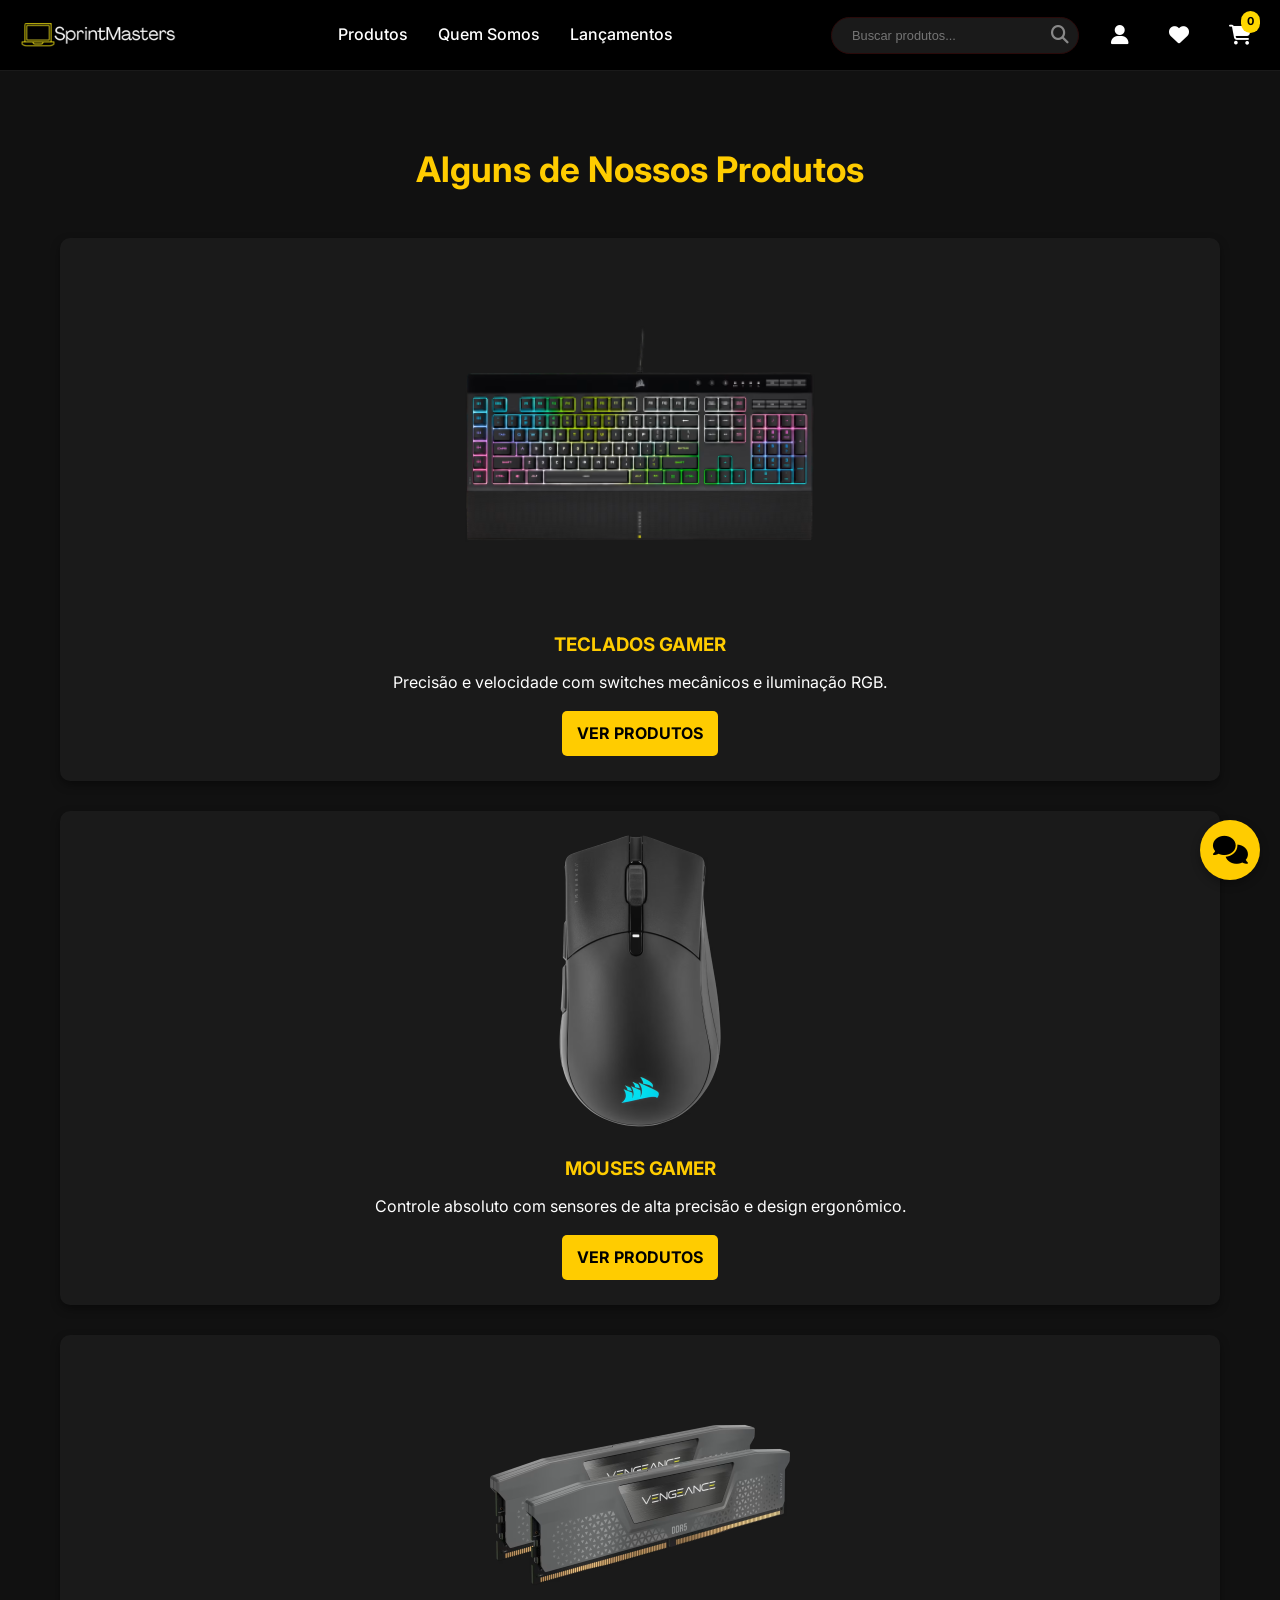
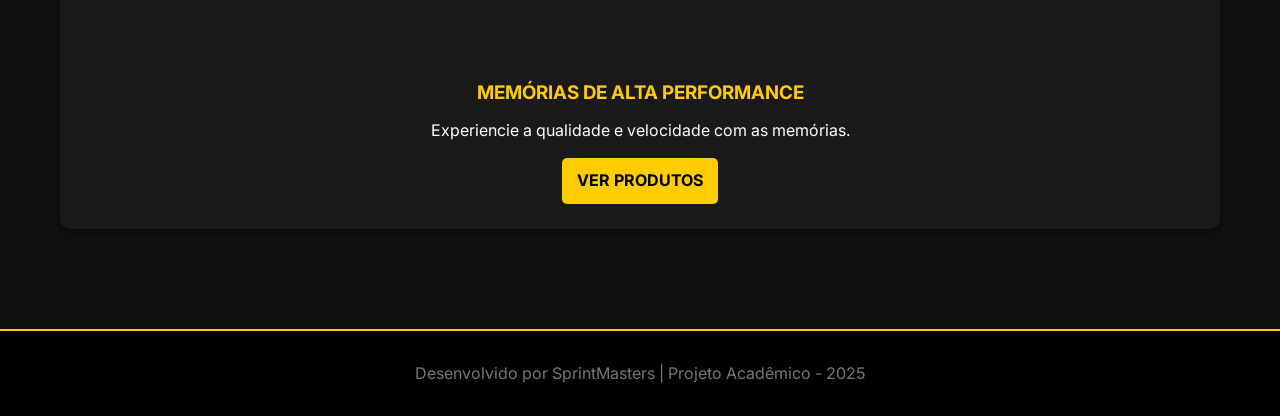
<file: Protótipo/index.html>
<!DOCTYPE html>
<html lang="pt-br">
<head>
  <meta charset="UTF-8" />
  <meta name="viewport" content="width=device-width, initial-scale=1.0"/>
  <title>SprintMasters - Página Inicial</title>
  <link rel="stylesheet" href="style.css"/>
  <link rel="stylesheet" href="https://cdnjs.cloudflare.com/ajax/libs/font-awesome/6.4.0/css/all.min.css">
  <link href="https://fonts.googleapis.com/css2?family=Inter:wght@300;400;500;600;700&display=swap" rel="stylesheet">
</head>
<body>
  <header>
    <div class="header-container">
        <a href="index.html" class="logo"><img src="imagens/SprintMastersLogo.png" alt="Logo" style="height: 40px;"></a>
        <nav>
            <ul class="nav-menu">
                <li class="nav-item"><a href="produtos.html" class="nav-link">Produtos</a>
                    <div class="dropdown mega-menu">
                        <div class="mega-menu-column"><h4>Periféricos</h4><a href="produtos.html#teclados">Teclados</a><a href="produtos.html#mouses">Mouses</a><a href="produtos.html#mousepads">Mousepads</a><a href="produtos.html#headsets">Headsets</a></div>
                        <div class="mega-menu-column"><h4>Componentes</h4><a href="produtos.html#placas-de-video">Placas de Vídeo</a><a href="produtos.html#memorias">Memória RAM</a><a href="produtos.html#ssds">SSDs</a></div>
                        <div class="mega-menu-column"><h4>Outros</h4><a href="trabalhe.html">Trabalhe Conosco</a><a href="destaque.html">Destaque</a></div>
                    </div>
                </li>
                <li class="nav-item"><a href="quemsomos.html" class="nav-link">Quem Somos</a></li>
                <li class="nav-item"><a href="destaque.html" class="nav-link">Lançamentos</a></li>
            </ul>
        </nav>
        <div class="header-actions">
            <div class="search-bar"><input type="text" id="search-bar" placeholder="Buscar produtos..."><button class="search-icon"><i class="fa-solid fa-magnifying-glass"></i></button></div>
            
            <a href="login.html" class="icon-btn"><i class="fa-solid fa-user"></i></a>
            
            <button class="icon-btn"><i class="fa-solid fa-heart"></i></button>
            <a href="carrinho.html" class="icon-btn"><i class="fa-solid fa-cart-shopping"></i><span class="cart-count">0</span></a>
        </div>
        <button class="mobile-menu-btn"><i class="fa-solid fa-bars"></i></button>
    </div>
  </header>

  <main>
    <section class="featured-products">
      <div class="container">
        <h2 class="section-title">Alguns de Nossos Produtos</h2>
        <div class="product-card">
          <img src="imagens/Teclado/teclado.png" alt="Teclado Gamer">
          <h3>TECLADOS GAMER</h3>
          <p>Precisão e velocidade com switches mecânicos e iluminação RGB.</p>
          <a href="produtos.html#teclados" class="btn-buy">VER PRODUTOS</a>
        </div>
        <div class="product-card">
          <img src="imagens/Mouse/mouse.png" alt="Mouse Gamer">
          <h3>MOUSES GAMER</h3>
          <p>Controle absoluto com sensores de alta precisão e design ergonômico.</p>
          <a href="produtos.html#mouses" class="btn-buy">VER PRODUTOS</a>
        </div>
        <div class="product-card">
          <img src="imagens/Memória RAM/memoria-vengeance.png" alt="Memórias Gamer">
          <h3>MEMÓRIAS DE ALTA PERFORMANCE</h3>
          <p>Experiencie a qualidade e velocidade com as memórias.</p>
          <a href="produtos.html#memorias" class="btn-buy">VER PRODUTOS</a>
        </div>
      </div>
    </section>
  </main>

  <div id="chat-modal" class="modal-backdrop">
    <div class="modal-content">
      <span class="modal-close">&times;</span>
      <h2>Suporte Online</h2>
      <div class="chat-box"><div class="chat-message bot">Olá! Como posso ajudar?</div></div>
      <div class="chat-input-area"><input type="text" placeholder="Digite sua mensagem..."><button class="btn-buy" style="margin:0; padding: 10px;">Enviar</button></div>
    </div>
  </div>

  <button class="chat-widget"><i class="fa-solid fa-comments"></i></button>
  <footer><div class="container footer-content"><div class="copyright">Desenvolvido por SprintMasters | Projeto Acadêmico - 2025</div></div></footer>
  <script src="main.js" defer></script>
</body>
</html>
</file>
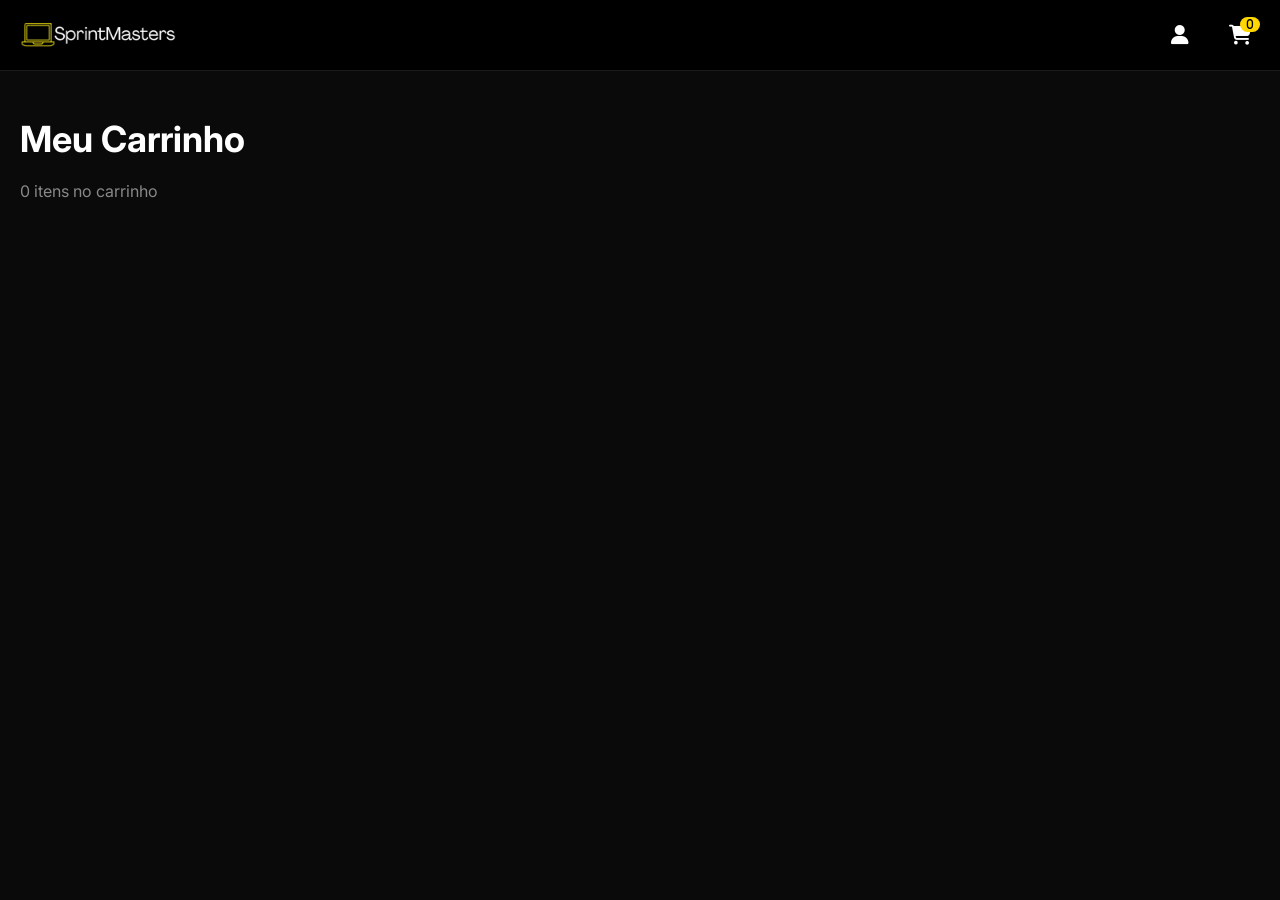
<file: Protótipo/carrinho.html>
<!DOCTYPE html>
<html lang="pt-BR">
<head>
    <meta charset="UTF-8">
    <meta name="viewport" content="width=device-width, initial-scale=1.0">
    <title>Carrinho - Corsair E-commerce</title>
    <link rel="stylesheet" href="style.css"/>
    <link rel="stylesheet" href="carrinho.css"/>
    <link rel="stylesheet" href="https://cdnjs.cloudflare.com/ajax/libs/font-awesome/6.4.0/css/all.min.css">
    <link href="https://fonts.googleapis.com/css2?family=Inter:wght@300;400;500;600;700&display=swap" rel="stylesheet">
</head>
<body>
    <header>
        <div class="header-container">
            <a href="index.html" class="logo">
                <img src="imagens/SprintMastersLogo.png" alt="Logo" style="height: 40px;">
            </a>

            <div class="header-actions">
                <a href="login.html" class="icon-btn fa-solid fa-user"></a>
                <a href="carrinho.html" class="icon-btn fa-solid fa-cart-shopping">
                    <span class="cart-count">0</span>
                </a>
            </div>
        </div>
    </header>

    <!-- Cart Container -->
    <div class="cart-container">
        <h1 class="page-title">Meu Carrinho</h1>
        <p class="page-subtitle" id="itemCount">0 itens no carrinho</p>

        <div id="cartContent"></div>
    </div>
</body>
</html>
</file>
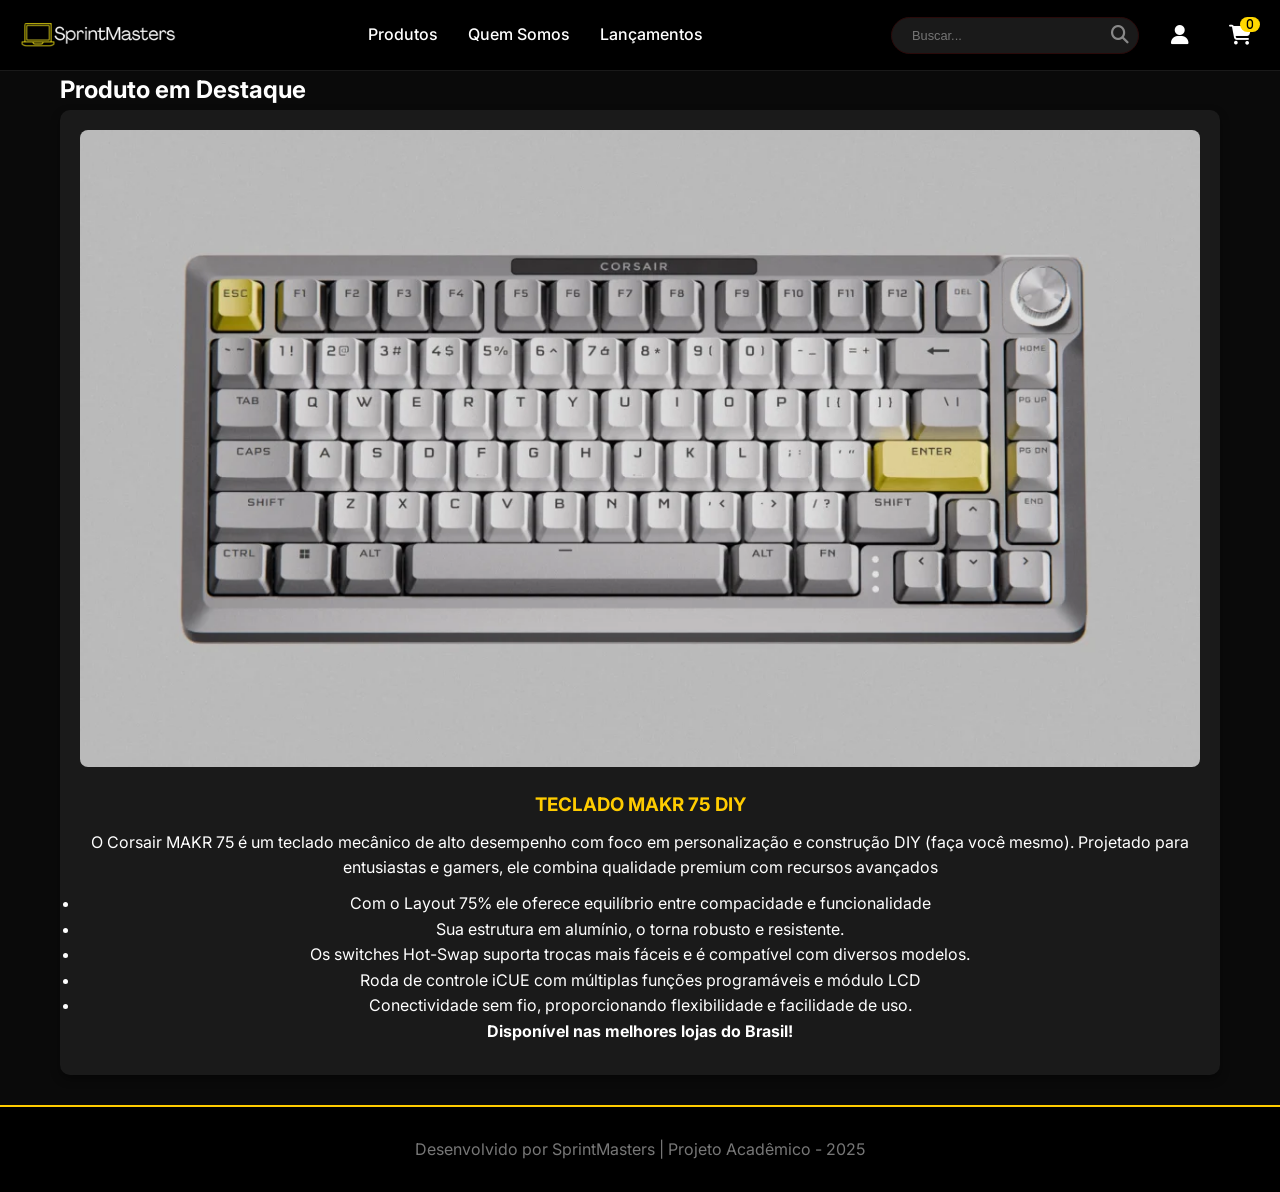
<file: Protótipo/destaque.html>
<!DOCTYPE html>
<html lang="pt-br">
<head>
  <meta charset="UTF-8" />
  <meta name="viewport" content="width=device-width, initial-scale=1.0"/>
  <title>Destaque - SprintMasters</title>
  <link rel="stylesheet" href="style.css"/>
  <link rel="stylesheet" href="https://cdnjs.cloudflare.com/ajax/libs/font-awesome/6.4.0/css/all.min.css">
  <link href="https://fonts.googleapis.com/css2?family=Inter:wght@300;400;500;600;700&display=swap" rel="stylesheet">
</head>
<body>
  <header>
    <div class="header-container">
        <a href="index.html" class="logo"><img src="imagens/SprintMastersLogo.png" alt="Logo" style="height: 40px;"></a>
        <nav>
            <ul class="nav-menu">
                <li class="nav-item"><a href="produtos.html" class="nav-link">Produtos</a>
                    <div class="dropdown mega-menu">
                        <div class="mega-menu-column"><h4>Periféricos</h4><a href="produtos.html#teclados">Teclados</a><a href="produtos.html#mouses">Mouses</a><a href="produtos.html#mousepads">Mousepads</a><a href="produtos.html#headsets">Headsets</a></div>
                        <div class="mega-menu-column"><h4>Componentes</h4><a href="produtos.html#placas-de-video">Placas de Vídeo</a><a href="produtos.html#memorias">Memória RAM</a><a href="produtos.html#ssds">SSDs</a></div>
                        <div class="mega-menu-column"><h4>Outros</h4><a href="trabalhe.html">Trabalhe Conosco</a><a href="destaque.html">Destaque</a></div>
                    </div>
                </li>
                <li class="nav-item"><a href="quemsomos.html" class="nav-link">Quem Somos</a></li>
                <li class="nav-item"><a href="destaque.html" class="nav-link">Lançamentos</a></li>
            </ul>
        </nav>
        <div class="header-actions">
            <div class="search-bar"><input type="text" id="search-bar" placeholder="Buscar..."><button class="search-icon"><i class="fa-solid fa-magnifying-glass"></i></button></div>
            <a href="login.html" class="icon-btn fa-solid fa-user"></a>
            <a href="carrinho.html" class="icon-btn fa-solid fa-cart-shopping">
                <span class="cart-count">0</span>
            </a>
        </div>
        <button class="mobile-menu-btn"><i class="fa-solid fa-bars"></i></button>
    </div>
  </header>
  <main>
    <section class="container">
      <h2>Produto em Destaque</h2>
      <div class="product-card">
        <img src="imagens/Teclado/teclado-makr.png" alt="Teclado Makr 75 DIY">
        <h3>TECLADO MAKR 75 DIY</h3>
        <p>O Corsair MAKR 75 é um teclado mecânico de alto desempenho com foco em personalização e construção DIY (faça você mesmo). Projetado para entusiastas e gamers, ele combina qualidade premium com recursos avançados</p>
        <ul>
          <li>Com o Layout 75% ele oferece equilíbrio entre compacidade e funcionalidade</li>
          <li>Sua estrutura em alumínio, o torna robusto e resistente.</li>
          <li>Os switches Hot-Swap suporta trocas mais fáceis e é compatível com diversos modelos.</li>
          <li>Roda de controle iCUE com múltiplas funções programáveis e módulo LCD</li>
          <li>Conectividade sem fio, proporcionando flexibilidade e facilidade de uso.</li>
        </ul>
        <p><strong>Disponível nas melhores lojas do Brasil!</strong></p>
      </div>
    </section>
  </main>
  <footer><div class="container footer-content"><div class="copyright">Desenvolvido por SprintMasters | Projeto Acadêmico - 2025</div></div></footer>
  <script src="main.js" defer></script>
</body>
</html>
</file>
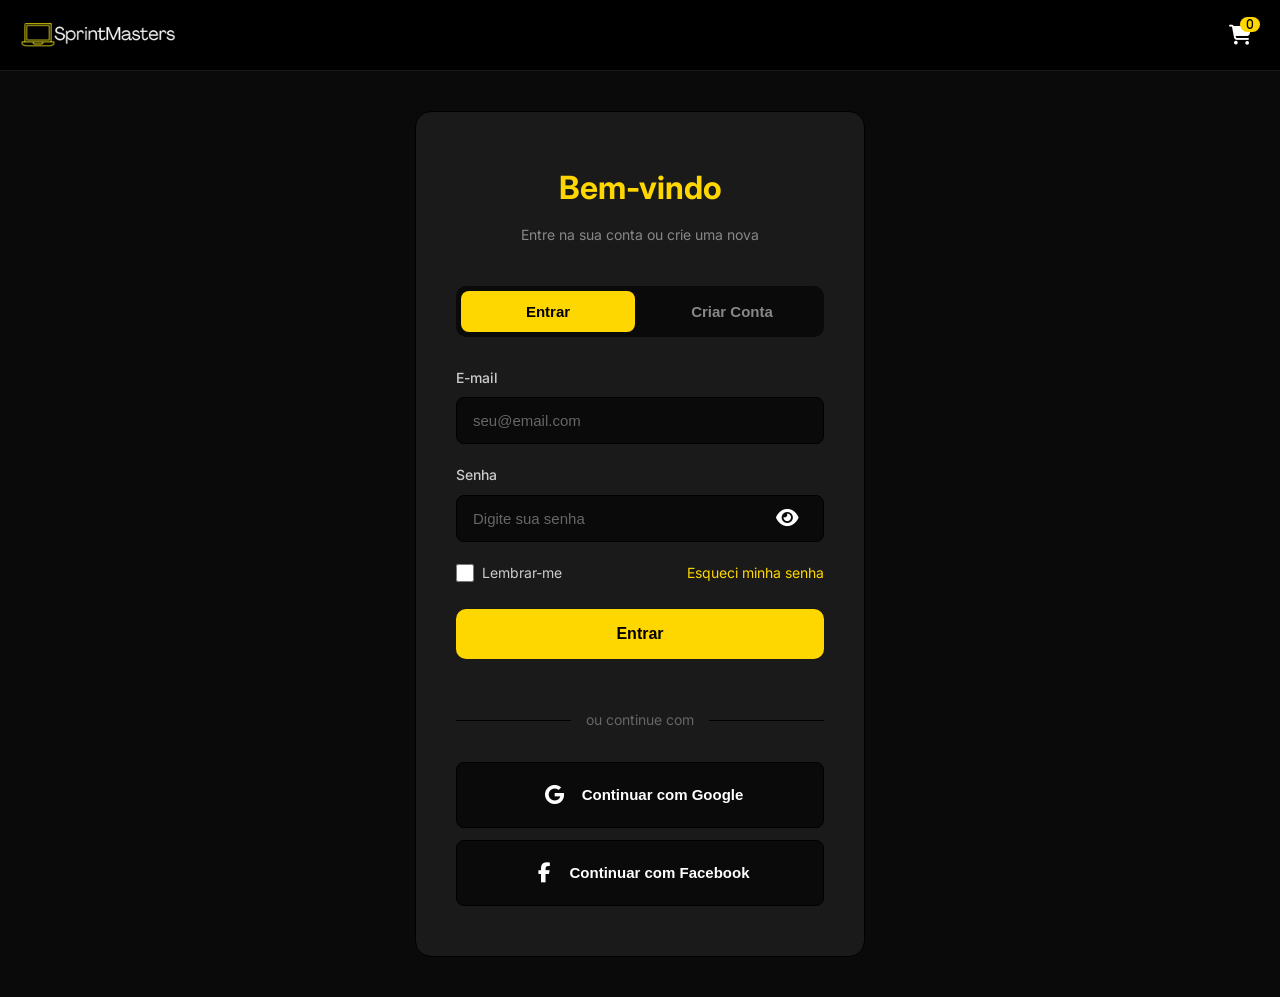
<file: Protótipo/login.html>
<!DOCTYPE html>
<html lang="pt-br">
<head>
    <meta charset="UTF-8">
    <meta name="viewport" content="width=device-width, initial-scale=1.0">
    <title>SprintMasters - Login</title>
    <link rel="stylesheet" href="style.css"/>
    <link rel="stylesheet" href="login.css">
    <link rel="stylesheet" href="https://cdnjs.cloudflare.com/ajax/libs/font-awesome/6.4.0/css/all.min.css">
    <link href="https://fonts.googleapis.com/css2?family=Inter:wght@300;400;500;600;700&display=swap" rel="stylesheet">
</head>
<body>
    <header>
        <div class="header-container">
            <a href="index.html" class="logo">
                <img src="imagens/SprintMastersLogo.png" alt="Logo">
            </a>

            <div class="header-actions">
                <a href="carrinho.html" class="icon-btn fa-solid fa-cart-shopping">
                    <span class="cart-count">0</span>
                </a>
            </div>
        </div>
    </header>

    <div class="auth-container">
        <div class="auth-box">
            <div class="auth-header">
                <h1>Bem-vindo</h1>
                <p>Entre na sua conta ou crie uma nova</p>
            </div>

            <div class="auth-tabs">
                <button class="auth-tab active" onclick="switchTab('login')">Entrar</button>
                <button class="auth-tab" onclick="switchTab('register')">Criar Conta</button>
            </div>

            <div id="successMessage" class="success-message"></div>
            <div id="errorMessage" class="error-message"></div>

            <form id="loginForm" class="auth-form active" onsubmit="handleLogin(event)">
                <div class="form-group">
                    <label for="loginEmail">E-mail</label>
                    <input type="email" id="loginEmail" placeholder="seu@email.com" required>
                </div>

                <div class="form-group">
                    <label for="loginPassword">Senha</label>
                    <div class="password-toggle">
                        <input type="password" id="loginPassword" placeholder="Digite sua senha" required>
                        <button type="button" onclick="togglePassword('loginPassword')"><i class="icon-btn fa-solid fa-eye"></i></button>
                    </div>
                </div>

                <div class="form-options">
                    <label class="remember-me">
                        <input type="checkbox" id="rememberMe">
                        <span>Lembrar-me</span>
                    </label>
                    <a href="#" class="forgot-password">Esqueci minha senha</a>
                </div>

                <button type="submit" class="btn-submit">Entrar</button>

                <div class="divider">ou continue com</div>

                <div class="social-login">
                    <button type="button" class="btn-social" onclick="socialLogin('google')">
                        <i class="icon-btn fa-brands fa-google"></i>
                        <span>Continuar com Google</span>
                    </button>
                    <button type="button" class="btn-social" onclick="socialLogin('facebook')">
                        <i class="icon-btn fa-brands fa-facebook-f"></i>
                        <span>Continuar com Facebook</span>
                    </button>
                </div>
            </form>

            <form id="registerForm" class="auth-form" onsubmit="handleRegister(event)">
                <div class="form-group">
                    <label for="registerName">Nome Completo</label>
                    <input type="text" id="registerName" placeholder="Seu nome completo" required>
                </div>

                <div class="form-group">
                    <label for="registerEmail">E-mail</label>
                    <input type="email" id="registerEmail" placeholder="seu@email.com" required>
                </div>

                <div class="form-group">
                    <label for="registerPassword">Senha</label>
                    <div class="password-toggle">
                        <input type="password" id="registerPassword" placeholder="Mínimo 8 caracteres" required minlength="8">
                        <button type="button" onclick="togglePassword('registerPassword')"><i class="icon-btn fa-solid fa-eye"></i></button>
                    </div>
                </div>

                <div class="form-group">
                    <label for="registerConfirmPassword">Confirmar Senha</label>
                    <div class="password-toggle">
                        <input type="password" id="registerConfirmPassword" placeholder="Digite a senha novamente" required>
                        <button type="button" onclick="togglePassword('registerConfirmPassword')"><i class="icon-btn fa-solid fa-eye"></i></button>
                    </div>
                </div>

                <button type="submit" class="btn-submit">Criar Conta</button>

                <div class="divider">ou cadastre-se com</div>

                <div class="social-login">
                    <button type="button" class="btn-social" onclick="socialLogin('google')">
                        <i class="icon-btn fa-brands fa-google"></i>
                        <span>Cadastrar com Google</span>
                    </button>
                    <button type="button" class="btn-social" onclick="socialLogin('facebook')">
                        <i class="icon-btn fa-brands fa-facebook-f"></i>
                        <span>Cadastrar com Facebook</span>
                    </button>
                </div>

                <div class="terms">
                    Ao criar uma conta, você concorda com nossos 
                    <a href="#">Termos de Uso</a> e 
                    <a href="#">Política de Privacidade</a>
                </div>
            </form>
        </div>
    </div>

    <script src="login.js"></script>
</body>
</html>
</file>
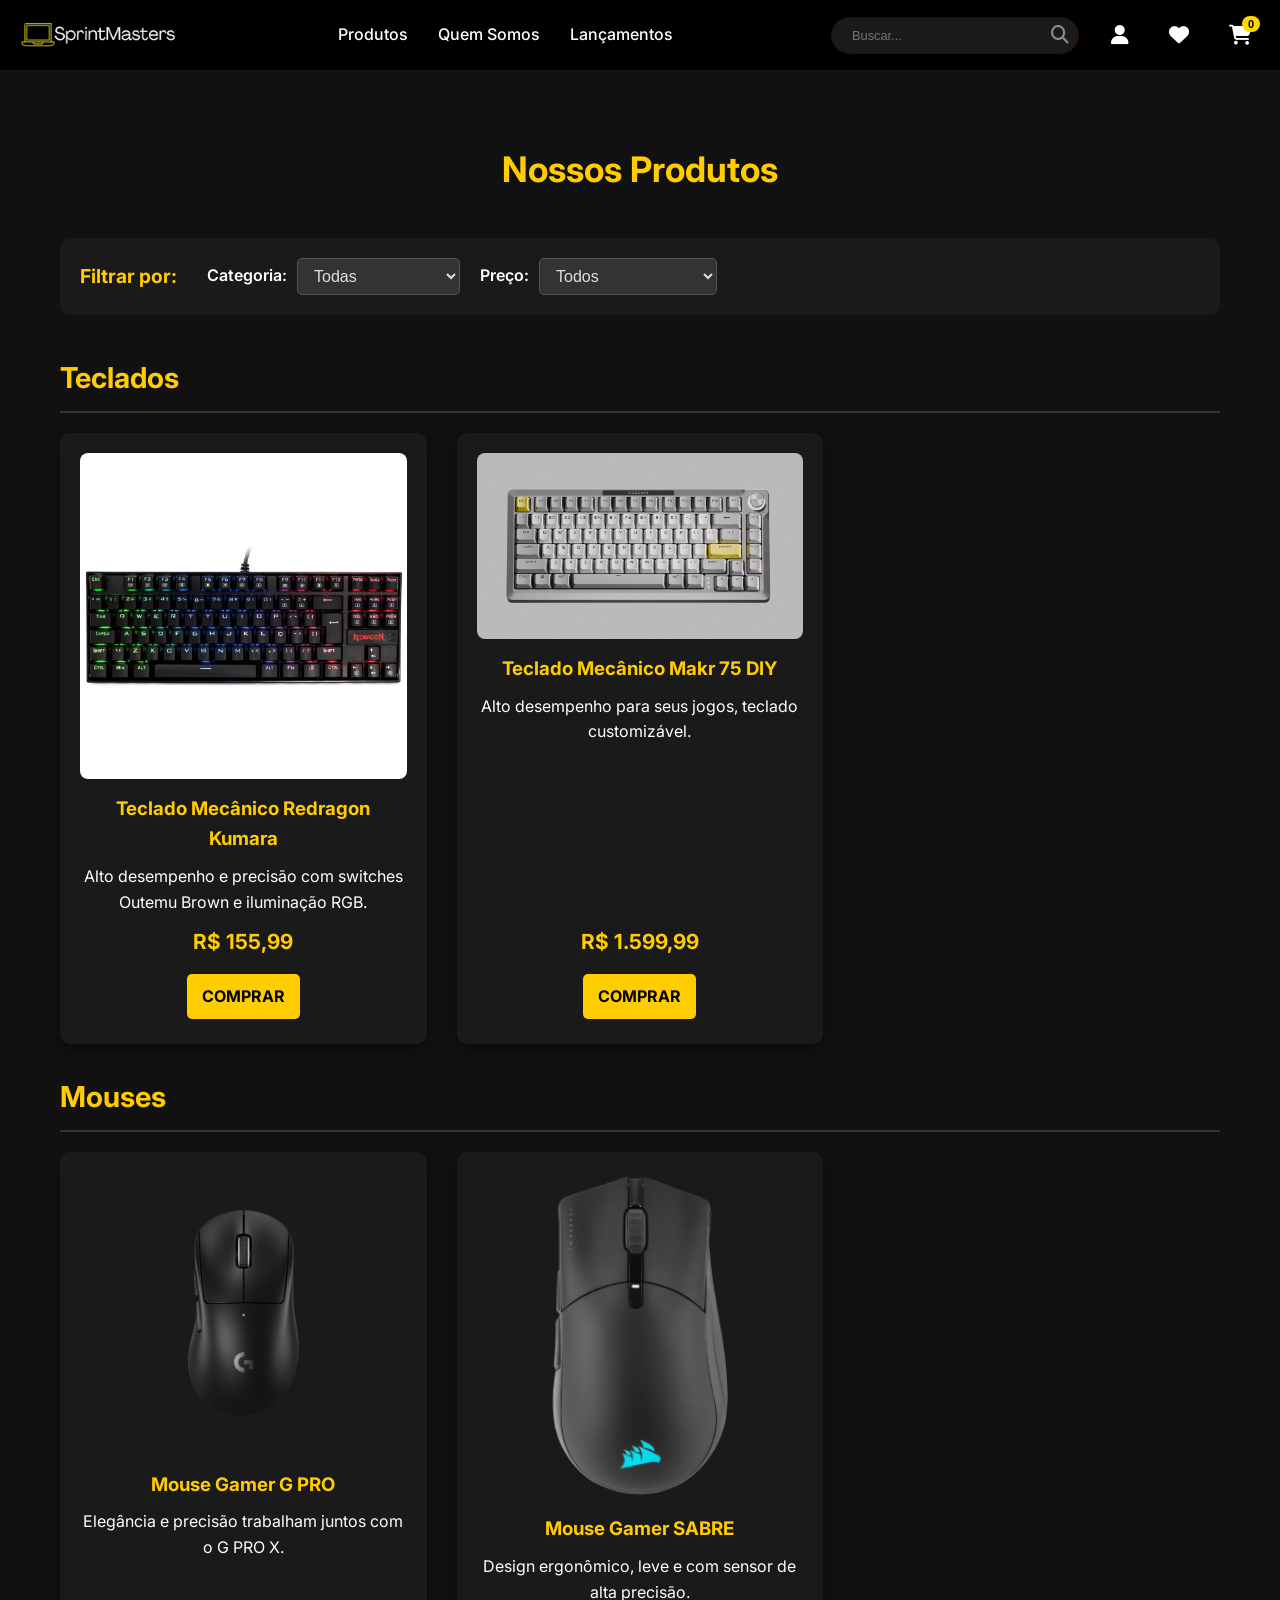
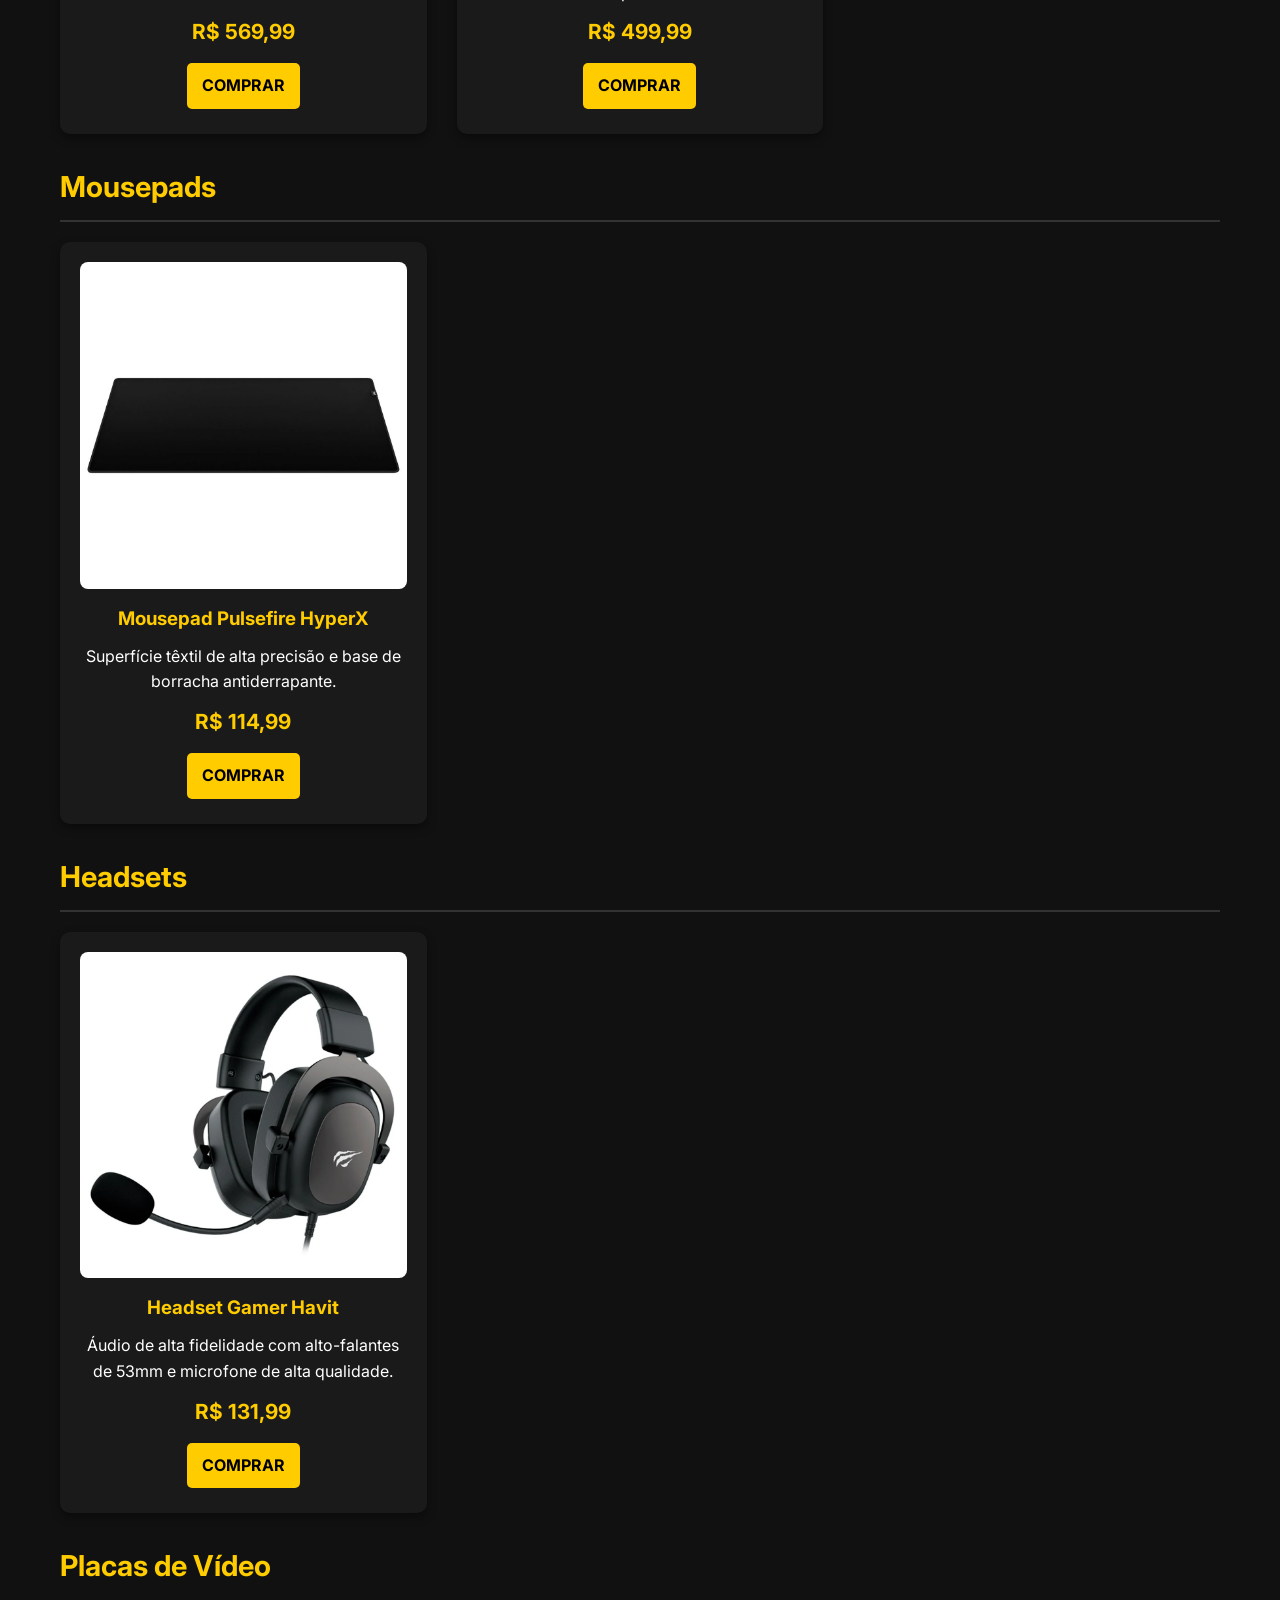
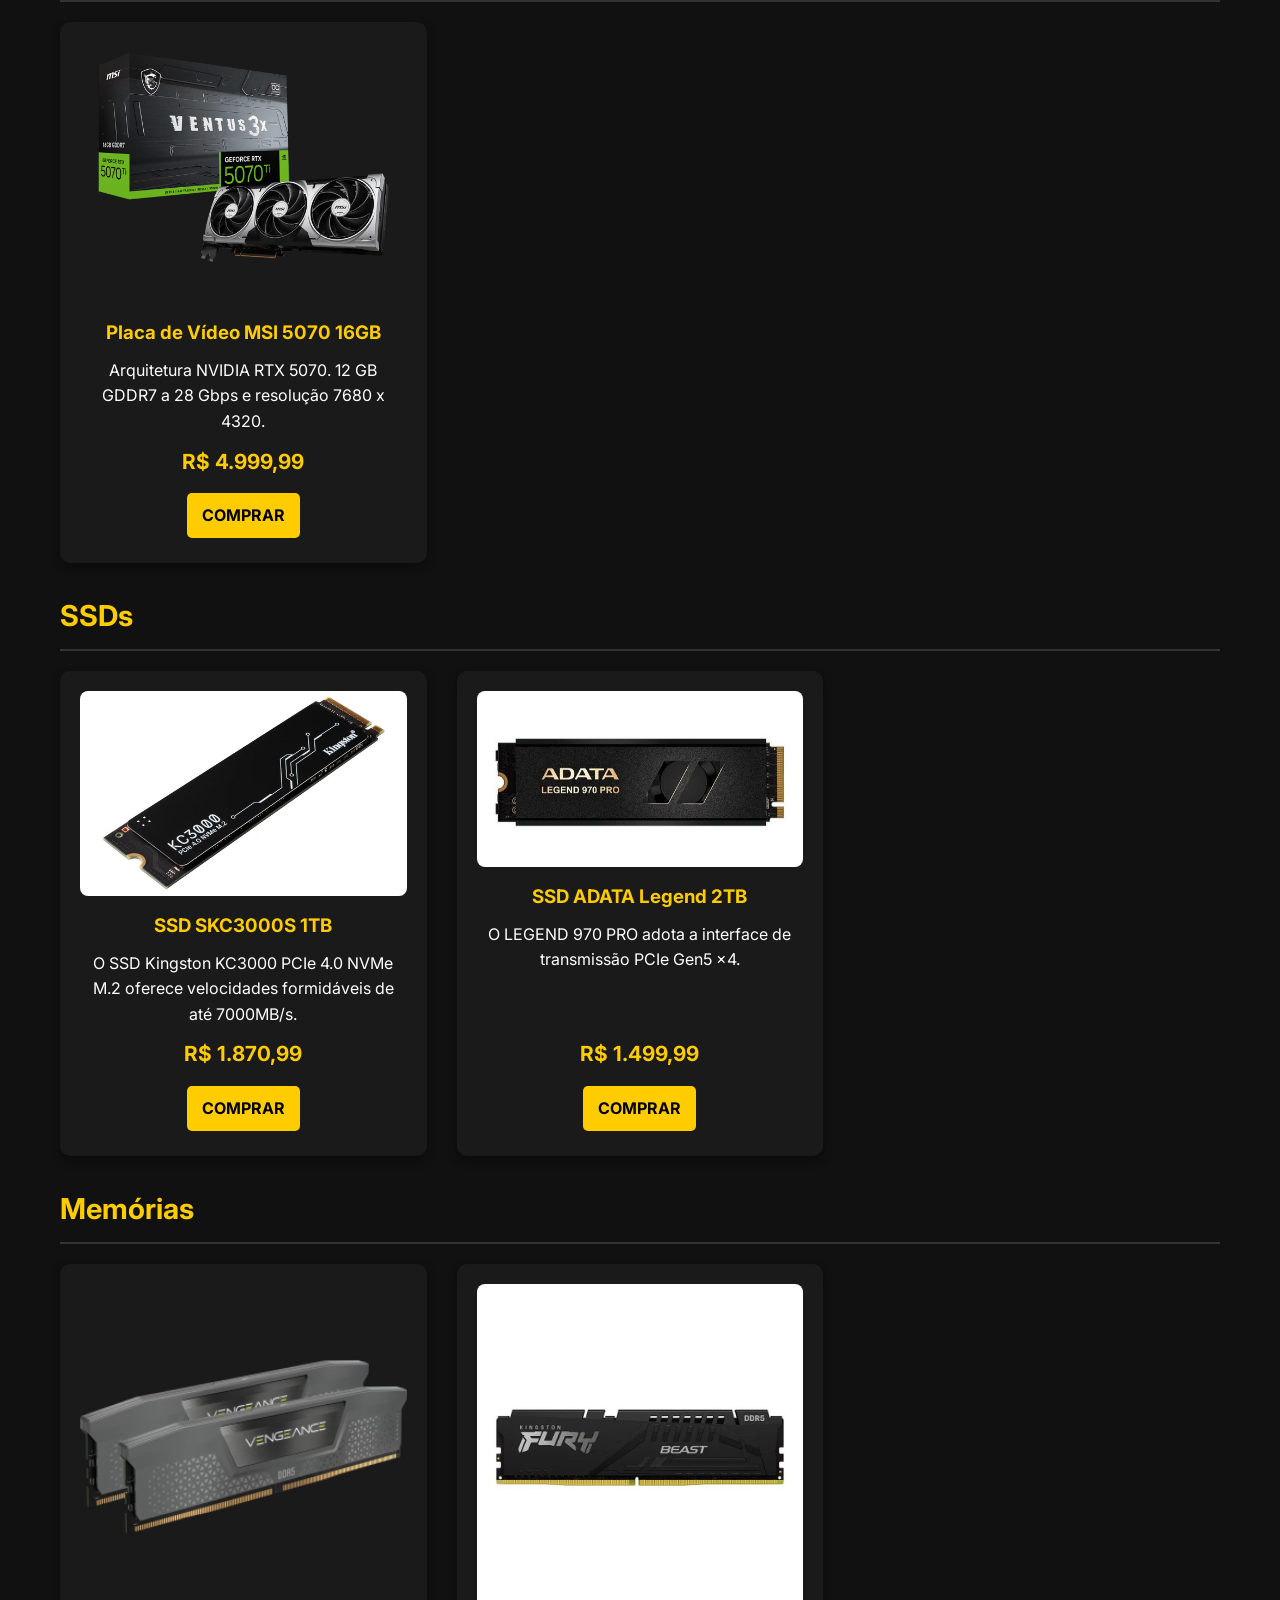
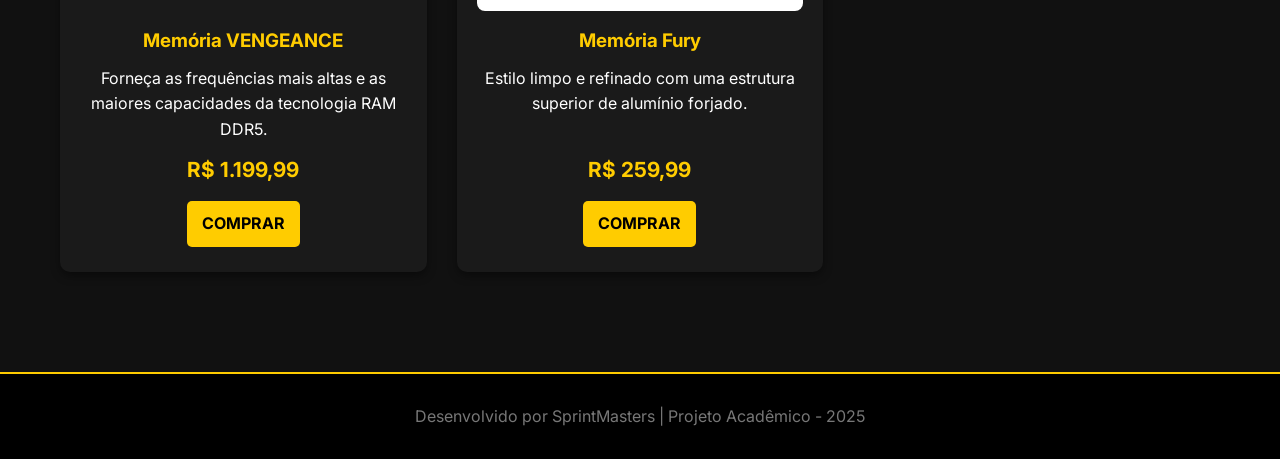
<file: Protótipo/produtos.html>
<!DOCTYPE html>
<html lang="pt-br">
<head>
  <meta charset="UTF-8" />
  <meta name="viewport" content="width=device-width, initial-scale=1.0"/>
  <title>SprintMasters - Produtos</title>
  <link rel="stylesheet" href="style.css"/>
  <link rel="stylesheet" href="https://cdnjs.cloudflare.com/ajax/libs/font-awesome/6.4.0/css/all.min.css">
  <link href="https://fonts.googleapis.com/css2?family=Inter:wght@300;400;500;600;700&display=swap" rel="stylesheet">
</head>
<body>

  <header>
    <div class="header-container">
        <a href="index.html" class="logo"><img src="imagens/SprintMastersLogo.png" alt="Logo" style="height: 40px;"></a>
        <nav>
            <ul class="nav-menu">
                <li class="nav-item"><a href="produtos.html" class="nav-link">Produtos</a>
                    <div class="dropdown mega-menu">
                        <div class="mega-menu-column"><h4>Periféricos</h4><a href="produtos.html#teclados">Teclados</a><a href="produtos.html#mouses">Mouses</a><a href="produtos.html#mousepads">Mousepads</a><a href="produtos.html#headsets">Headsets</a></div>
                        <div class="mega-menu-column"><h4>Componentes</h4><a href="produtos.html#placas-de-video">Placas de Vídeo</a><a href="produtos.html#memorias">Memória RAM</a><a href="produtos.html#ssds">SSDs</a></div>
                        <div class="mega-menu-column"><h4>Outros</h4><a href="trabalhe.html">Trabalhe Conosco</a><a href="destaque.html">Destaque</a></div>
                    </div>
                </li>
                <li class="nav-item"><a href="quemsomos.html" class="nav-link">Quem Somos</a> </li>
                <li class="nav-item"><a href="destaque.html" class="nav-link">Lançamentos</a></li>
            </ul>
        </nav>
        <div class="header-actions">
            <div class="search-bar"><input type="text" id="search-bar" placeholder="Buscar..."><button class="search-icon"><i class="fa-solid fa-magnifying-glass"></i></button></div>
            <button class="icon-btn"><i class="fa-solid fa-user"></i></button>
            <button class="icon-btn"><i class="fa-solid fa-heart"></i></button>
            <button class="icon-btn"><i class="fa-solid fa-cart-shopping"></i><span class="cart-count">0</span></button>
        </div>
        <button class="mobile-menu-btn"><i class="fa-solid fa-bars"></i></button>
    </div>
  </header>

  <main>
    <section class="featured-products">
      <div class="container">
        <h2 class="section-title">Nossos Produtos</h2>

        <div class="filter-section">
          <h3>Filtrar por:</h3>
          <div class="filter-group">
            <label for="filter-category">Categoria:</label>
            <select id="filter-category"><option value="all">Todas</option><option value="teclados">Teclados</option><option value="mouses">Mouses</option><option value="mousepads">Mousepads</option><option value="headsets">Headsets</option><option value="placas-de-video">Placas de Vídeo</option><option value="memorias">Memórias</option><option value="ssds">SSDs</option></select>
          </div>
          <div class="filter-group">
            <label for="filter-price">Preço:</label>
            <select id="filter-price"><option value="all">Todos</option><option value="low">Até R$ 500</option><option value="mid">R$ 500 - 1000</option><option value="high">Acima de R$ 1000</option></select>
          </div>
        </div>

        <h3 class="category-title" id="teclados">Teclados</h3>
        <div class="product-grid">
          <div class="product-card" data-category="teclados" data-price="155.99">
            <img src="imagens/Teclado/teclado-kumara.webp" alt="Teclado Redragon">
            <h3>Teclado Mecânico Redragon Kumara</h3>
            <p>Alto desempenho e precisão com switches Outemu Brown e iluminação RGB.</p>
            <p class="product-price">R$ 155,99</p>
            <div class="product-buy-buttons"><a href="#" class="btn-buy">COMPRAR</a></div>
          </div>
          <div class="product-card" data-category="teclados" data-price="1599.99">
            <img src="imagens/Teclado/teclado-makr.png" alt="Teclado Corsair">
            <h3>Teclado Mecânico Makr 75 DIY</h3>
            <p>Alto desempenho para seus jogos, teclado customizável.</p>
            <p class="product-price">R$ 1.599,99</p>
            <div class="product-buy-buttons"><a href="#" class="btn-buy">COMPRAR</a></div>
          </div>
        </div>

        <h3 class="category-title" id="mouses">Mouses</h3>
        <div class="product-grid">
          <div class="product-card" data-category="mouses" data-price="569.99">
            <img src="imagens/Mouse/mouse-gamer-sem-fio-logitech-g-pro.png" alt="Mouse Logitech">
            <h3>Mouse Gamer G PRO</h3>
            <p>Elegância e precisão trabalham juntos com o G PRO X.</p>
            <p class="product-price">R$ 569,99</p>
            <div class="product-buy-buttons"><a href="#" class="btn-buy">COMPRAR</a></div>
          </div>
          <div class="product-card" data-category="mouses" data-price="499.99">
            <img src="imagens/Mouse/mouse.png" alt="Mouse Corsair">
            <h3>Mouse Gamer SABRE</h3>
            <p>Design ergonômico, leve e com sensor de alta precisão.</p>
            <p class="product-price">R$ 499,99</p>
            <div class="product-buy-buttons"><a href="#" class="btn-buy">COMPRAR</a></div>
          </div>
        </div>

        <h3 class="category-title" id="mousepads">Mousepads</h3>
        <div class="product-grid">
          <div class="product-card" data-category="mousepads" data-price="114.99">
            <img src="imagens/MousePad/mousepad-hyperx-pulsefire.webp" alt="Mousepad HyperX">
            <h3>Mousepad Pulsefire HyperX</h3>
            <p>Superfície têxtil de alta precisão e base de borracha antiderrapante.</p>
            <p class="product-price">R$ 114,99</p>
            <div class="product-buy-buttons"><a href="#" class="btn-buy">COMPRAR</a></div>
          </div>
        </div>

        <h3 class="category-title" id="headsets">Headsets</h3>
        <div class="product-grid">
          <div class="product-card" data-category="headsets" data-price="131.99">
            <img src="imagens/HeadSet/headset-gamer-havit.webp" alt="Headset Havit">
            <h3>Headset Gamer Havit</h3>
            <p>Áudio de alta fidelidade com alto-falantes de 53mm e microfone de alta qualidade.</p>
            <p class="product-price">R$ 131,99</p>
            <div class="product-buy-buttons"><a href="#" class="btn-buy">COMPRAR</a></div>
          </div>
        </div>

        <h3 class="category-title" id="placas-de-video">Placas de Vídeo</h3>
        <div class="product-grid">
          <div class="product-card" data-category="placas-de-video" data-price="4999.99">
            <img src="imagens/Placa de Vídeo/5070.png" alt="Placa MSI">
            <h3>Placa de Vídeo MSI 5070 16GB</h3>
            <p>Arquitetura NVIDIA RTX 5070. 12 GB GDDR7 a 28 Gbps e resolução 7680 x 4320.</p>
            <p class="product-price">R$ 4.999,99</p>
            <div class="product-buy-buttons"><a href="#" class="btn-buy">COMPRAR</a></div>
          </div>
        </div>

        <h3 class="category-title" id="ssds">SSDs</h3>
        <div class="product-grid">
          <div class="product-card" data-category="ssds" data-price="1870.99">
            <img src="imagens/SSD/KC30001T1.webp" alt="SSD Kingston">
            <h3>SSD SKC3000S 1TB</h3>
            <p>O SSD Kingston KC3000 PCIe 4.0 NVMe M.2 oferece velocidades formidáveis de até 7000MB/s.</p>
            <p class="product-price">R$ 1.870,99</p>
            <div class="product-buy-buttons"><a href="#" class="btn-buy">COMPRAR</a></div>
          </div>
          <div class="product-card" data-category="ssds" data-price="1499.99">
            <img src="imagens/SSD/adata.jpg" alt="SSD ADATA">
            <h3>SSD ADATA Legend 2TB</h3>
            <p>O LEGEND 970 PRO adota a interface de transmissão PCIe Gen5 x4.</p>
            <p class="product-price">R$ 1.499,99</p>
            <div class="product-buy-buttons"><a href="#" class="btn-buy">COMPRAR</a></div>
          </div>
        </div>

        <h3 class="category-title" id="memorias">Memórias</h3>
        <div class="product-grid">
          <div class="product-card" data-category="memorias" data-price="1199.99">
            <img src="imagens/Memória RAM/memoria-vengeance.png" alt="Memória Corsair">
            <h3>Memória VENGEANCE</h3>
            <p>Forneça as frequências mais altas e as maiores capacidades da tecnologia RAM DDR5.</p>
            <p class="product-price">R$ 1.199,99</p>
            <div class="product-buy-buttons"><a href="#" class="btn-buy">COMPRAR</a></div>
          </div>
          <div class="product-card" data-category="memorias" data-price="259.99">
            <img src="imagens/Memória RAM/memoria-fury.png" alt="Memória Fury">
            <h3>Memória Fury</h3>
            <p>Estilo limpo e refinado com uma estrutura superior de alumínio forjado.</p>
            <p class="product-price">R$ 259,99</p>
            <div class="product-buy-buttons"><a href="#" class="btn-buy">COMPRAR</a></div>
          </div>
        </div>
      </div>
    </section>
  </main>

  <footer><div class="container footer-content"><div class="copyright">Desenvolvido por SprintMasters | Projeto Acadêmico - 2025</div></div></footer>
  
  <script src="produtos.js" defer></script>
  <script src="main.js" defer></script>
</body>
</html>
</file>
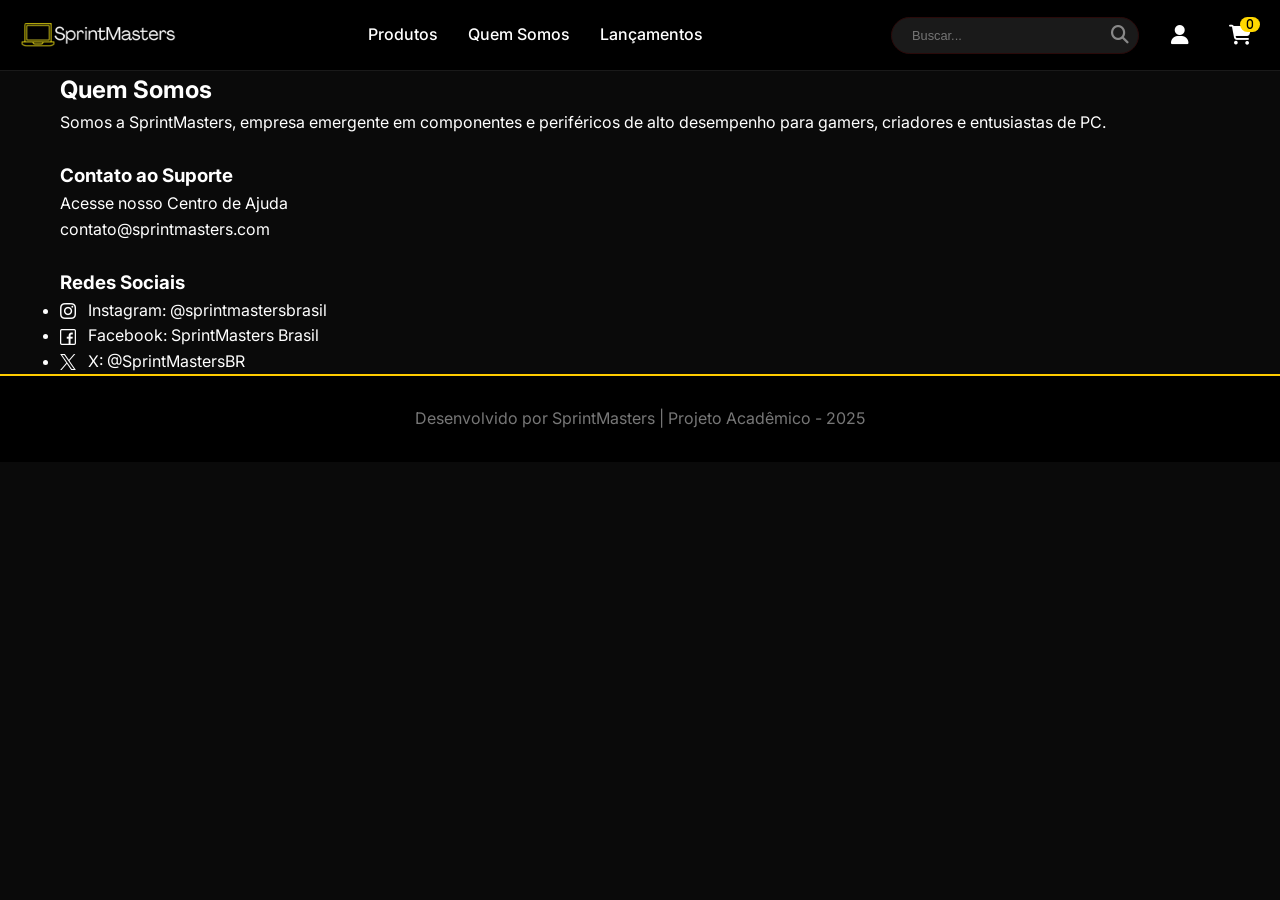
<file: Protótipo/quemsomos.html>
<!DOCTYPE html>
<html lang="pt-br">
<head>
  <meta charset="UTF-8" />
  <meta name="viewport" content="width=device-width, initial-scale=1.0"/>
  <title>Quem Somos - SprintMasters</title>
  <link rel="stylesheet" href="style.css"/>
  <link rel="stylesheet" href="https://cdnjs.cloudflare.com/ajax/libs/font-awesome/6.4.0/css/all.min.css">
  <link href="https://fonts.googleapis.com/css2?family=Inter:wght@300;400;500;600;700&display=swap" rel="stylesheet">
</head>
<body> 
  <header>
    <div class="header-container">
        <a href="index.html" class="logo"><img src="imagens/SprintMastersLogo.png" alt="Logo" style="height: 40px;"></a>
        <nav>
            <ul class="nav-menu">
                <li class="nav-item"><a href="produtos.html" class="nav-link">Produtos</a>
                    <div class="dropdown mega-menu">
                        <div class="mega-menu-column"><h4>Periféricos</h4><a href="produtos.html#teclados">Teclados</a><a href="produtos.html#mouses">Mouses</a><a href="produtos.html#mousepads">Mousepads</a><a href="produtos.html#headsets">Headsets</a></div>
                        <div class="mega-menu-column"><h4>Componentes</h4><a href="produtos.html#placas-de-video">Placas de Vídeo</a><a href="produtos.html#memorias">Memória RAM</a><a href="produtos.html#ssds">SSDs</a></div>
                        <div class="mega-menu-column"><h4>Outros</h4><a href="trabalhe.html">Trabalhe Conosco</a><a href="destaque.html">Destaque</a></div>
                    </div>
                </li>
                <li class="nav-item"><a href="quemsomos.html" class="nav-link">Quem Somos</a></li>
                <li class="nav-item"><a href="destaque.html" class="nav-link">Lançamentos</a></li>
            </ul>
        </nav>
        <div class="header-actions">
            <div class="search-bar"><input type="text" id="search-bar" placeholder="Buscar..."><button class="search-icon"><i class="fa-solid fa-magnifying-glass"></i></button></div>
            <a href="login.html" class="icon-btn fa-solid fa-user"></a>
            <a href="carrinho.html" class="icon-btn fa-solid fa-cart-shopping">
                <span class="cart-count">0</span>
            </a>
        </div>
        <button class="mobile-menu-btn"><i class="fa-solid fa-bars"></i></button>
    </div>
  </header>
  <main>
    <section class="container">
      <h2>Quem Somos</h2>
      <p>Somos a SprintMasters, empresa emergente em componentes e periféricos de alto desempenho para gamers, criadores e entusiastas de PC.</p>
      <p>ﾠ</p>
      <h3>Contato ao Suporte</h3>
      <p>Acesse nosso Centro de Ajuda</p>
      <p>contato@sprintmasters.com</p>
      <p>ﾠ</p>
      <h3>Redes Sociais</h3>
      <ul>
        <li><img src="imagens/instagram.png"> Instagram: @sprintmastersbrasil</li>
        <li><img src="imagens/facebook.png"> Facebook: SprintMasters Brasil</li>
        <li><img src="imagens/x.png"> X: @SprintMastersBR</li>
      </ul>
    </section>
  </main>
  <footer><div class="container footer-content"><div class="copyright">Desenvolvido por SprintMasters | Projeto Acadêmico - 2025</div></div></footer>
  <script src="main.js" defer></script>
</body>
</html>
</file>
<file: Protótipo/style.css>
/* ===== Variáveis e Estilos Base ===== */
:root {
    --bg-primary: #0a0a0a;
    --bg-secondary: #000000; 
    --bg-dropdown: #2a0a0a;
    --text-primary: #ffffff; 
    --border: #1a1a1a; 
    --hover: #ffd700;
}

* { margin: 0; 
    padding: 0; 
    box-sizing: border-box; 
}

body {
    font-family: 'Inter', sans-serif;
    line-height: 1.6;
    overflow-x: hidden;
    color: var(--text-primary);
    background-color: var(--bg-primary);
}

.container { 
    max-width: 1200px; 
    margin: 0 auto; 
    padding: 0 20px; 
}

/* ===== Header ===== */
header {
    background-color: var(--bg-secondary);
    border-bottom: 1px solid var(--border);
    position: sticky;
    top: 0;
    z-index: 1000;
}

.header-container {
    max-width: 1800px;
    margin: 0 auto;
    padding: 0 1.25rem;
    display: flex;
    align-items: center;
    justify-content: space-between;
    height: 4.4rem;
}

.logo { 
    display: flex; 
    align-items: center; 
    gap: 0.65rem; 
}
.logo img { 
    height: 40px; 
    border-radius: 5px; 
    transition: 
    transform 0.3s ease; 
}
.logo img:hover { 
    transform: scale(1.05); 
}

nav { 
    display: flex; 
    align-items: center; 
    gap: 2.5rem; 
}
.nav-menu { 
    display: flex; 
    list-style: none; 
    gap: 1.9rem; 
    align-items: center; 
}
.nav-item { 
    position: relative; 
}

.nav-link {
    color: var(--text-primary); 
    text-decoration: none;
    font-size: 1rem; 
    font-weight: 500; 
    padding: 0.65rem 0;
    display: block; 
    transition: color 0.3s;
}
.nav-link:hover { 
    color: var(--hover); 
}

.dropdown {
    position: absolute; top: 100%; left: 0;
    background-color: var(--bg-primary);
    min-width: 12.5rem; padding: 0.9rem 0;
    border-radius: 0.5rem;
    box-shadow: 0 0.65rem 2.5rem rgba(0, 0, 0, 0.5);
    opacity: 0; 
    visibility: hidden;
    transform: translateY(-0.65rem); 
    transition: all 0.3s;
}
.nav-item:hover .dropdown { 
    opacity: 1; 
    visibility: visible; 
    transform: translateY(0); 
}

.dropdown a {
    display: block; 
    padding: 0.65rem 1.25rem;
    color: var(--text-primary); 
    text-decoration: none;
    font-size: 0.9rem; 
    transition: 
    background-color 0.3s;
}
.dropdown a:hover { 
    background-color: var(--bg-dropdown); 
    color: var(--hover); 
}

.mega-menu {
    min-width: 37.5rem; 
    display: grid;
    grid-template-columns: repeat(3, 1fr); 
    gap: 1.25rem; 
    padding: 1.5rem;
}
.mega-menu-column h4 { 
    color: var(--hover); 
    font-size: 0.8rem; 
    margin-bottom: 0.9rem; 
    text-transform: uppercase; 
}
.mega-menu-column a { 
    padding: 0.5rem 0; 
}

.header-actions { 
    display: flex; 
    align-items: center; 
    gap: 1.5rem; 
}
.search-bar { 
    position: relative; 
}
.search-bar input {
    background-color: var(--border); 
    border: 1px solid var(--bg-dropdown);
    border-radius: 1.5rem; 
    padding: 10px 40px 10px 20px;
    color: var(--text-primary); 
    width: 15.5rem; 
    font-size: 0.8rem; 
    transition: all 0.3s;
}
.search-bar input:focus { 
    outline: none; 
    border-color: var(--hover); 
    width: 300px; 
}
.search-bar button {
    position: absolute; 
    right: 10px; 
    top: 50%; 
    transform: translateY(-50%);
    background: none; 
    border: none; 
    color: #888; 
    cursor: pointer; 
    font-size: 18px;
}

.icon-btn {
    background: none; 
    border: none; 
    color: #ffffff;
    cursor: pointer; 
    font-size: 20px; 
    position: relative;
    padding: 8px; 
    transition: color 0.3s;
}

a {
    text-decoration: none;
}

.icon-btn:hover { 
    color: #ffd700; 
}

.cart-count {
    position: absolute; top: 0; right: 0;
    background-color: #ffd700; 
    color: #000000;
    font-size: 11px; 
    font-weight: bold;
    padding: 2px 6px; 
    border-radius: 10px;
}
.mobile-menu-btn { 
    display: none; 
    background: none; 
    border: none; 
    color: var(--text-primary); 
    font-size: 1.5rem; 
    cursor: pointer; 
}

/* ===== Layout Geral ===== */
.featured-products { 
    padding: 70px 0; 
    background-color: #111; 
}
.section-title { 
    text-align: center; 
    font-size: 2.2rem; 
    margin-bottom: 40px; 
    color: #ffcc00; 
}

.product-card {
    background: #1a1a1a; margin-bottom: 30px; padding: 20px;
    border-radius: 10px; text-align: center;
    box-shadow: 0 4px 10px rgba(0,0,0,0.4);
}
.product-card img { 
    max-width: 100%; 
    border-radius: 8px; 
    margin-bottom: 15px; 
}
.product-card h3 { 
    color: #ffcc00; 
    margin-bottom: 10px; 
}
.product-card p { 
    margin-bottom: 10px; 
}

.btn-buy {
    display: inline-block; margin: 5px; padding: 10px 15px;
    color: #000; background: #ffcc00; text-decoration: none;
    font-weight: bold; border-radius: 5px; transition: all 0.3s ease;
}
.btn-buy:hover { 
    background: transparent; 
    border: 2px solid #ffcc00; 
    color: #ffcc00; 
}

/* ===== Página de Produtos ===== */
.filter-section {
    background: #1a1a1a; padding: 20px; border-radius: 10px; margin-bottom: 40px;
    display: flex; flex-wrap: wrap; gap: 20px; align-items: center;
}
.filter-section h3 { color: #ffcc00; margin-right: 10px; font-size: 1.2rem; margin-bottom: 0; }
.filter-group { display: flex; align-items: center; gap: 10px; }
.filter-group label { font-weight: 600; }
.filter-group select {
    background: #333; color: #e0e0e0; border: 1px solid #555;
    border-radius: 5px; padding: 8px 12px; font-size: 1rem;
}

.category-title {
    font-size: 1.8rem; color: #ffcc00; margin-top: 30px;
    margin-bottom: 20px; border-bottom: 2px solid #333; padding-bottom: 10px;
}

.product-grid {
    display: grid; grid-template-columns: repeat(3, 1fr);
    gap: 30px; margin-bottom: 30px;
}

.product-grid .product-card {
    margin-bottom: 0; display: flex; flex-direction: column; height: 100%;
}

.product-price {
    font-size: 1.3rem; font-weight: bold; color: #ffcc00; margin-bottom: 15px;
    margin-top: auto;
}

/* Footer */
footer {
    background-color: #000; padding: 30px 0;
    text-align: center; border-top: 2px solid #ffcc00; color: #777;
}
li img { vertical-align: middle; margin-right: 8px; }

/* Responsividade */
@media (max-width: 1024px) { .product-grid { grid-template-columns: repeat(2, 1fr); } }
@media (max-width: 768px) {
    .product-grid { grid-template-columns: 1fr; }
    .filter-section { flex-direction: column; align-items: stretch; }
    .filter-group { flex-direction: column; align-items: stretch; }
    .filter-group select { width: 100%; }
}

/* Estrelas de Avaliação (US03) */
.product-rating {
    color: #ffcc00; font-size: 0.9rem; margin-bottom: 10px;
}

/* Modais (Geral - Usado para Compra e Chat) */
.modal-backdrop {
    display: none; position: fixed; z-index: 2000; left: 0; top: 0;
    width: 100%; height: 100%; overflow: auto;
    background-color: rgba(0, 0, 0, 0.7);
    justify-content: center; align-items: center;
}
.modal-backdrop.show { display: flex; }

/* Caixa do Modal */
.modal-content {
    background-color: var(--bg-primary); color: var(--text-primary);
    margin: auto; padding: 30px; border: 1px solid var(--border);
    border-radius: 10px; width: 90%; max-width: 500px;
    position: relative; text-align: center;
    box-shadow: 0 5px 15px rgba(0,0,0,0.5);
}

/* Fechar Modal */
.modal-close {
    color: #aaa; position: absolute; top: 10px; right: 20px;
    font-size: 28px; font-weight: bold; cursor: pointer;
}
.modal-close:hover { color: var(--hover); }

.modal-content h2 { color: var(--hover); margin-bottom: 10px; }
.modal-content p { font-size: 0.9rem; margin-bottom: 20px; }

/* Detalhes do Produto no Modal de Compra */
.modal-product-details {
    display: flex; align-items: center; gap: 20px; text-align: left;
    border-top: 1px solid var(--border); border-bottom: 1px solid var(--border);
    padding: 20px 0; margin-bottom: 20px;
}
.modal-product-details img {
    width: 100px; height: 100px; object-fit: contain;
    border: 1px solid var(--border); border-radius: 5px;
}
.modal-product-details h3 { color: var(--hover); font-size: 1.2rem; margin-bottom: 5px; }
.modal-price { font-size: 1.1rem !important; font-weight: bold; color: var(--text-primary) !important; margin: 0 !important; }

.modal-buttons { display: flex; justify-content: space-between; gap: 15px; }
.modal-buttons .btn-buy { flex-grow: 1; }
.modal-btn-checkout { background: transparent; border: 2px solid #ffcc00; color: #ffcc00; }
.modal-btn-checkout:hover { background: #ffcc00; color: #000; }

/* Ícones de Pagamento (US02) */
.payment-icons {
    display: flex; gap: 15px; justify-content: center;
    margin-top: 15px; font-size: 24px; color: #ffcc00;
}

/* Botão de Chat Flutuante (US01) */
.chat-widget {
    position: fixed; bottom: 20px; right: 20px;
    background-color: #ffcc00; color: #000;
    width: 60px; height: 60px; border-radius: 50%;
    display: flex; align-items: center; justify-content: center;
    font-size: 28px; box-shadow: 0 4px 10px rgba(0,0,0,0.3);
    z-index: 1000; text-decoration: none; transition: transform 0.3s;
    cursor: pointer; border: none;
}
.chat-widget:hover { transform: scale(1.1); }

/* Modal de Chat (Chat Box) */
.chat-box {
    height: 300px; border: 1px solid #333; background: #111;
    border-radius: 5px; margin-bottom: 15px; padding: 10px;
    overflow-y: auto; text-align: left;
}
.chat-message { margin-bottom: 10px; }
.chat-message.bot { color: #ffcc00; }
.chat-message.user { color: #fff; text-align: right; }
.chat-input-area { display: flex; gap: 10px; }
.chat-input-area input { flex-grow: 1; padding: 10px; border-radius: 5px; border: 1px solid #333; background: #000; color: #fff; }
</file>
<file: Protótipo/carrinho.css>
/* Cart Container */
.cart-container {
    max-width: 1400px;
    margin: 0 auto;
    padding: 40px 20px;
}

.page-title {
    font-size: 36px;
    font-weight: 700;
    margin-bottom: 10px;
}

.page-subtitle {
    color: #888888;
    margin-bottom: 40px;
}

.cart-layout {
    display: grid;
    grid-template-columns: 1fr 400px;
    gap: 30px;
}

/* Cart Items */
.cart-items {
    display: flex;
    flex-direction: column;
    gap: 20px;
}

.cart-item {
    background-color: #1a1a1a;
    border-radius: 12px;
    border: 1px solid #2a2a2a;
    padding: 25px;
    display: flex;
    gap: 20px;
    transition: all 0.3s;
}

.cart-item:hover {
    border-color: #ffd700;
}

.item-image {
    width: 120px;
    height: 120px;
    background-color: #0f0f0f;
    border-radius: 8px;
    overflow: hidden;
    flex-shrink: 0;
}

.item-image img {
    width: 100%;
    height: 100%;
    object-fit: cover;
}

.item-details {
    flex: 1;
    display: flex;
    flex-direction: column;
    gap: 10px;
}

.item-category {
    color: #ffd700;
    font-size: 12px;
    text-transform: uppercase;
    letter-spacing: 1px;
}

.item-name {
    font-size: 18px;
    font-weight: 600;
    color: #ffffff;
}

.item-specs {
    color: #888888;
    font-size: 14px;
}

.item-actions {
    display: flex;
    align-items: center;
    gap: 20px;
    margin-top: auto;
}

.quantity-controls {
    display: flex;
    align-items: center;
    background-color: #0f0f0f;
    border-radius: 8px;
    border: 1px solid #2a2a2a;
}

.quantity-btn {
    padding: 8px 16px;
    background: none;
    border: none;
    color: #ffffff;
    font-size: 18px;
    cursor: pointer;
    transition: color 0.3s;
}

.quantity-btn:hover {
    color: #ffd700;
}

.quantity-value {
    padding: 0 16px;
    font-size: 16px;
    font-weight: 600;
    min-width: 40px;
    text-align: center;
}

.btn-remove {
    padding: 8px 16px;
    background-color: transparent;
    border: 1px solid #2a2a2a;
    border-radius: 6px;
    color: #ff4444;
    font-size: 14px;
    cursor: pointer;
    transition: all 0.3s;
}

.btn-remove:hover {
    background-color: #ff4444;
    color: #ffffff;
    border-color: #ff4444;
}

.item-price-section {
    display: flex;
    flex-direction: column;
    align-items: flex-end;
    gap: 5px;
}

.item-price {
    font-size: 24px;
    font-weight: 700;
    color: #ffd700;
}

.item-unit-price {
    font-size: 14px;
    color: #888888;
}

/* Empty Cart */
.empty-cart {
    text-align: center;
    padding: 80px 20px;
}

.empty-cart-icon {
    font-size: 80px;
    margin-bottom: 20px;
    opacity: 0.3;
}

.empty-cart h2 {
    font-size: 28px;
    margin-bottom: 15px;
}

.empty-cart p {
    color: #888888;
    margin-bottom: 30px;
}

.btn-shop {
    display: inline-block;
    padding: 15px 40px;
    background-color: #ffd700;
    color: #000000;
    text-decoration: none;
    border-radius: 10px;
    font-weight: 600;
    transition: all 0.3s;
}

.btn-shop:hover {
    background-color: #ffed4e;
    transform: translateY(-2px);
}

/* Order Summary */
.order-summary {
    background-color: #1a1a1a;
    border-radius: 12px;
    border: 1px solid #2a2a2a;
    padding: 30px;
    height: fit-content;
    position: sticky;
    top: 90px;
}

.summary-title {
    font-size: 22px;
    font-weight: 700;
    margin-bottom: 25px;
    color: #ffd700;
}

.summary-row {
    display: flex;
    justify-content: space-between;
    padding: 12px 0;
    border-bottom: 1px solid #2a2a2a;
}

.summary-row:last-of-type {
    border-bottom: none;
    padding-top: 20px;
    margin-top: 10px;
    border-top: 2px solid #2a2a2a;
}

.summary-label {
    color: #cccccc;
    font-size: 15px;
}

.summary-value {
    font-weight: 600;
    font-size: 15px;
}

.summary-total {
    font-size: 28px;
    font-weight: 700;
    color: #ffd700;
}

.discount-code {
    margin: 25px 0;
}

.discount-code input {
    width: 100%;
    padding: 12px;
    background-color: #0f0f0f;
    border: 1px solid #2a2a2a;
    border-radius: 8px;
    color: #ffffff;
    font-size: 14px;
    margin-bottom: 10px;
}

.discount-code input:focus {
    outline: none;
    border-color: #ffd700;
}

.btn-apply {
    width: 100%;
    padding: 10px;
    background-color: transparent;
    border: 1px solid #2a2a2a;
    border-radius: 6px;
    color: #ffffff;
    font-size: 14px;
    font-weight: 600;
    cursor: pointer;
    transition: all 0.3s;
}

.btn-apply:hover {
    border-color: #ffd700;
    color: #ffd700;
}

.btn-checkout {
    width: 100%;
    padding: 18px;
    background-color: #ffd700;
    color: #000000;
    border: none;
    border-radius: 10px;
    font-size: 16px;
    font-weight: 700;
    cursor: pointer;
    transition: all 0.3s;
    margin-top: 25px;
}

.btn-checkout:hover {
    background-color: #ffed4e;
    transform: translateY(-2px);
    box-shadow: 0 10px 30px rgba(255, 215, 0, 0.3);
}

.continue-shopping {
    display: block;
    text-align: center;
    color: #888888;
    text-decoration: none;
    margin-top: 15px;
    font-size: 14px;
    transition: color 0.3s;
}

.continue-shopping:hover {
    color: #ffd700;
}

.security-badges {
    display: flex;
    justify-content: center;
    gap: 15px;
    margin-top: 20px;
    padding-top: 20px;
    border-top: 1px solid #2a2a2a;
}

.security-badge {
    font-size: 12px;
    color: #666666;
    display: flex;
    align-items: center;
    gap: 5px;
}

/* Responsive */
@media (max-width: 1024px) {
    .cart-layout {
        grid-template-columns: 1fr;
    }
    .order-summary {
        position: static;
    }
}

@media (max-width: 768px) {
    .cart-item {
        flex-direction: column;
    }

    .item-image {
        width: 100%;
        height: 200px;
    }

    .item-price-section {
        align-items: flex-start;
    }
    
    .page-title {
        font-size: 28px;
    }
}
</file>
<file: Protótipo/login.css>
/* Auth Container */
.auth-container {
    min-height: calc(100vh - 70px);
    display: flex;
    align-items: center;
    justify-content: center;
    padding: 40px 20px;
}

.auth-box {
    background-color: var(--border);
    border-radius: 16px;
    border: 1px solid var(--bg-secondary);
    width: 100%;
    max-width: 450px;
    padding: 50px 40px;
}

.auth-header {
    text-align: center;
    margin-bottom: 40px;
}

.auth-header h1 {
    font-size: 32px;
    margin-bottom: 10px;
    color: var(--hover);
}

.auth-header p {
    color: #888888;
    font-size: 14px;
}

.auth-tabs {
    display: flex;
    gap: 10px;
    margin-bottom: 30px;
    background-color: var(--bg-primary);
    padding: 5px;
    border-radius: 10px;
}

.auth-tab {
    flex: 1;
    padding: 12px;
    background: none;
    border: none;
    color: #888888;
    font-size: 15px;
    font-weight: 600;
    cursor: pointer;
    border-radius: 8px;
    transition: all 0.3s;
}

.auth-tab.active {
    background-color: var(--hover);
    color: var(--bg-secondary);
}

.auth-form {
    display: none;
}

.auth-form.active {
    display: block;
}

.form-group {
    margin-bottom: 20px;
}

.form-group label {
    display: block;
    margin-bottom: 8px;
    font-size: 14px;
    font-weight: 500;
    color: #cccccc;
}

.form-group input {
    width: 100%;
    padding: 14px 16px;
    background-color: var(--bg-primary);
    border: 1px solid var(--bg-secondary);
    border-radius: 8px;
    color: var(--text-primary);
    font-size: 15px;
    transition: all 0.3s;
}

.form-group input:focus {
    outline: none;
    border-color: var(--hover);
}

.form-group input::placeholder {
    color: #666666;
}

.password-toggle {
    position: relative;
}

.password-toggle button {
    position: absolute;
    right: 12px;
    top: 50%;
    transform: translateY(-50%);
    background: none;
    border: none;
    color: #888888;
    cursor: pointer;
    font-size: 18px;
    padding: 5px;
}

.password-toggle button:hover {
    color: var(--hover);
}

.form-options {
    display: flex;
    justify-content: space-between;
    align-items: center;
    margin-bottom: 25px;
    font-size: 14px;
}

.remember-me {
    display: flex;
    align-items: center;
    gap: 8px;
    cursor: pointer;
    color: #cccccc;
}

.remember-me input {
    width: 18px;
    height: 18px;
    cursor: pointer;
}

.forgot-password {
    color: var(--hover);
    text-decoration: none;
    transition: color 0.3s;
}

.forgot-password:hover {
    color: var(--hover);
}

.btn-submit {
    width: 100%;
    padding: 16px;
    background-color: var(--hover);
    color: #000000;
    border: none;
    border-radius: 10px;
    font-size: 16px;
    font-weight: 700;
    cursor: pointer;
    transition: all 0.3s;
    margin-bottom: 20px;
}

.btn-submit:hover {
    background-color: var(--hover);
    transform: translateY(-2px);
    box-shadow: 0 10px 30px rgba(255, 215, 0, 0.3);
}

.divider {
    display: flex;
    align-items: center;
    gap: 15px;
    margin: 30px 0;
    color: #666666;
    font-size: 14px;
}

.divider::before,
.divider::after {
    content: '';
    flex: 1;
    height: 1px;
    background-color: var(--bg-secondary);
}

.social-login {
    display: flex;
    flex-direction: column;
    gap: 12px;
}

.btn-social {
    width: 100%;
    padding: 14px;
    background-color: var(--bg-primary);
    border: 1px solid var(--bg-secondary);
    border-radius: 8px;
    color: var(--text-primary);
    font-size: 15px;
    font-weight: 600;
    cursor: pointer;
    transition: all 0.3s;
    display: flex;
    align-items: center;
    justify-content: center;
    gap: 10px;
}

.btn-social:hover {
    border-color: var(--hover);
    background-color: var(--border);
}

.terms {
    text-align: center;
    font-size: 12px;
    color: #666666;
    margin-top: 20px;
    line-height: 1.6;
}

.terms a {
    color: var(--hover);
    text-decoration: none;
}

.terms a:hover {
    text-decoration: underline;
}

.success-message {
    background-color: #1a4d1a;
    border: 1px solid #2d7a2d;
    color: #4ade80;
    padding: 12px 16px;
    border-radius: 8px;
    margin-bottom: 20px;
    font-size: 14px;
    display: none;
}

.error-message {
    background-color: #4d1a1a;
    border: 1px solid #7a2d2d;
    color: #ff6b6b;
    padding: 12px 16px;
    border-radius: 8px;
    margin-bottom: 20px;
    font-size: 14px;
    display: none;
}

/* Responsive */
@media (max-width: 768px) {
    .auth-box {
        padding: 40px 30px;
    }

    .auth-header h1 {
        font-size: 28px;
    }
}
</file>
